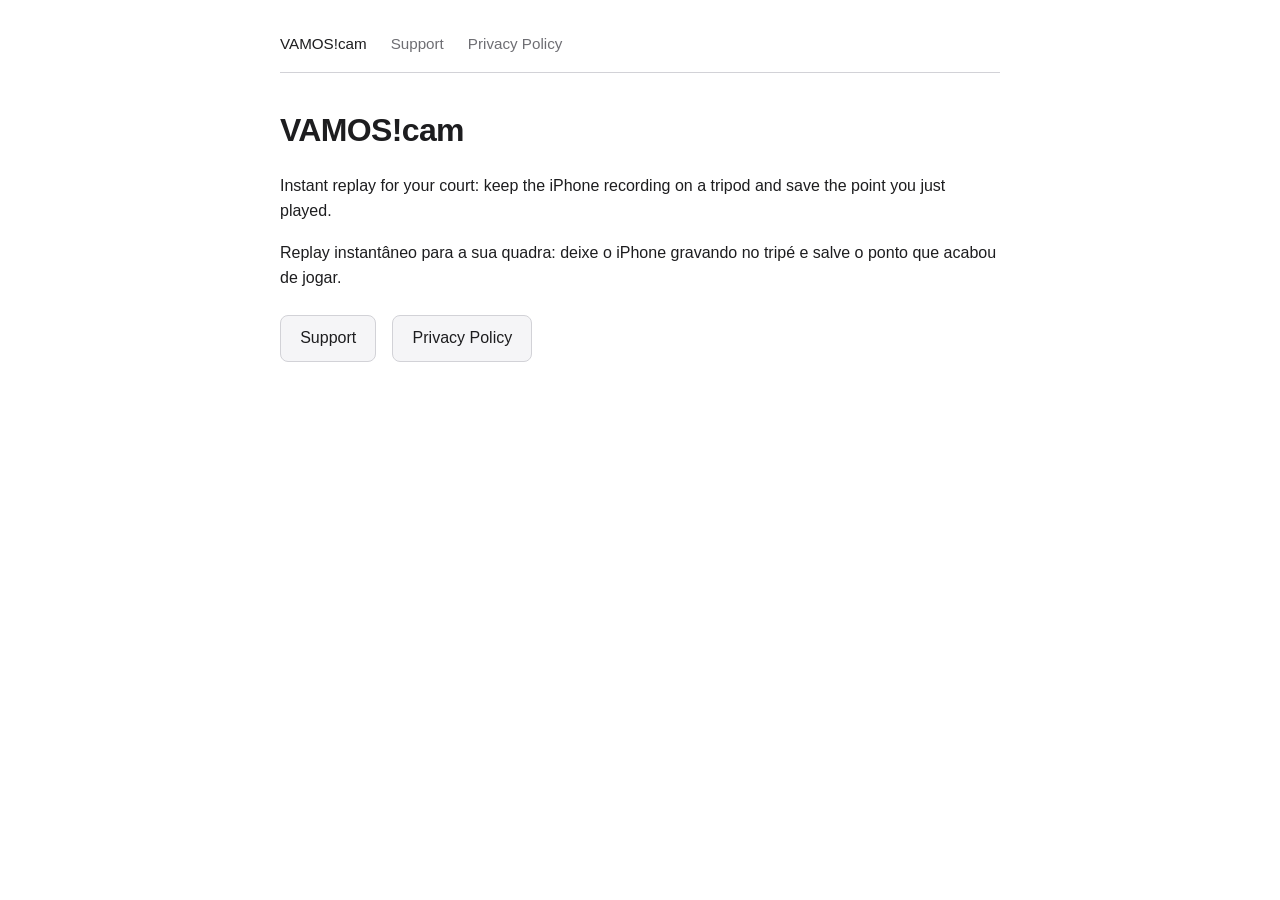
<file: index.html>
<!DOCTYPE html>
<html lang="en">
<head>
  <meta charset="UTF-8">
  <meta name="viewport" content="width=device-width, initial-scale=1.0">
  <title>VAMOS!cam</title>
  <link rel="stylesheet" href="style.css">
</head>
<body>
  <nav>
    <a href="index.html" class="active">VAMOS!cam</a>
    <a href="support.html">Support</a>
    <a href="privacy.html">Privacy Policy</a>
  </nav>

  <main>
    <h1>VAMOS!cam</h1>
    <p>Instant replay for your court: keep the iPhone recording on a tripod and save the point you just played.</p>
    <p lang="pt-BR">Replay instantâneo para a sua quadra: deixe o iPhone gravando no tripé e salve o ponto que acabou de jogar.</p>

    <ul class="hero-links">
      <li><a href="support.html">Support</a></li>
      <li><a href="privacy.html">Privacy Policy</a></li>
    </ul>
  </main>
</body>
</html>
</file>
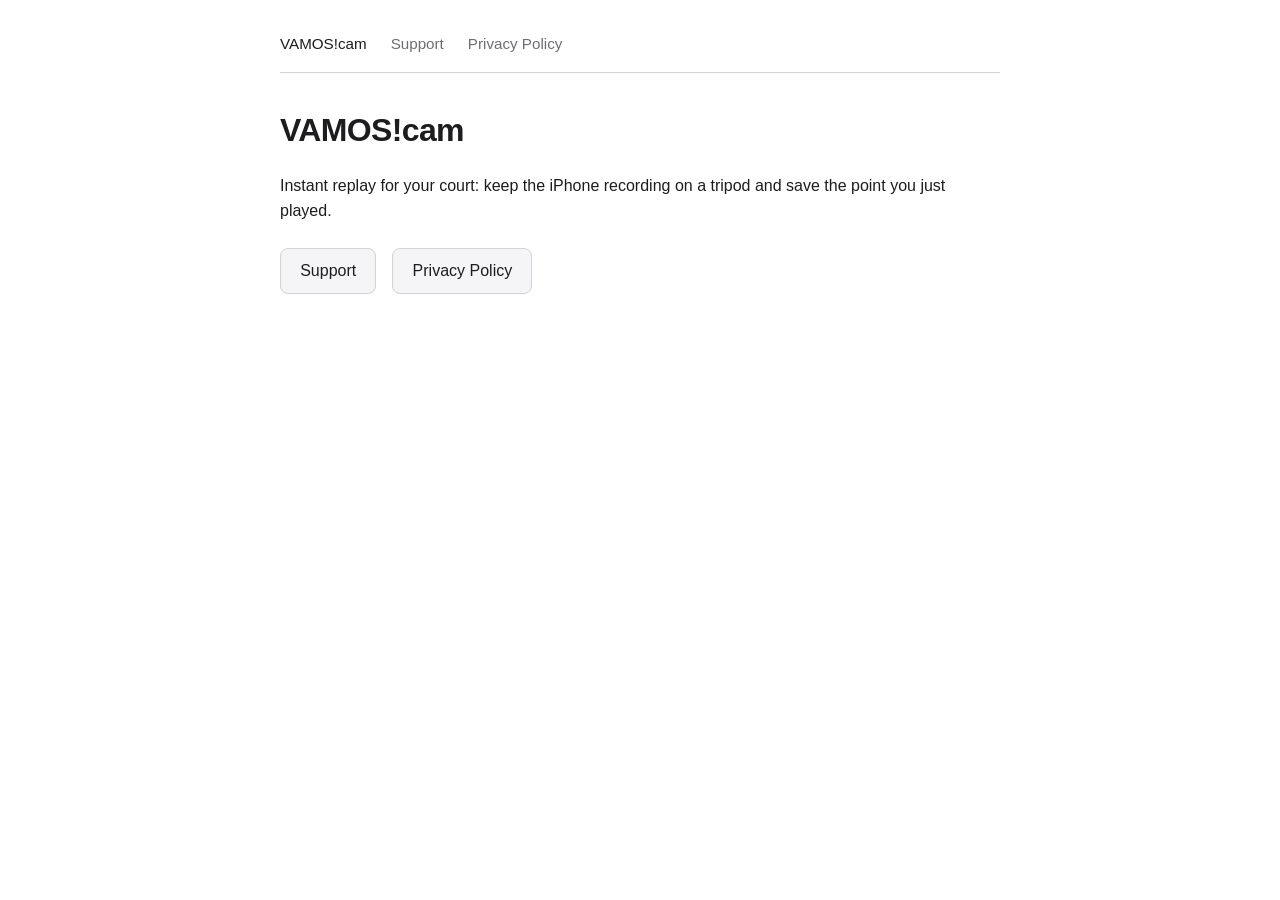
<file:  index.html>
<!DOCTYPE html>
<html lang="en">
<head>
  <meta charset="UTF-8">
  <meta name="viewport" content="width=device-width, initial-scale=1.0">
  <title>VAMOS!cam</title>
  <link rel="stylesheet" href="style.css">
</head>
<body>
  <nav>
    <a href="index.html" class="active">VAMOS!cam</a>
    <a href="support.html">Support</a>
    <a href="privacy.html">Privacy Policy</a>
  </nav>

  <main>
    <h1>VAMOS!cam</h1>
    <p>Instant replay for your court: keep the iPhone recording on a tripod and save the point you just played.</p>

    <ul class="hero-links">
      <li><a href="support.html">Support</a></li>
      <li><a href="privacy.html">Privacy Policy</a></li>
    </ul>
  </main>
</body>
</html>
</file>
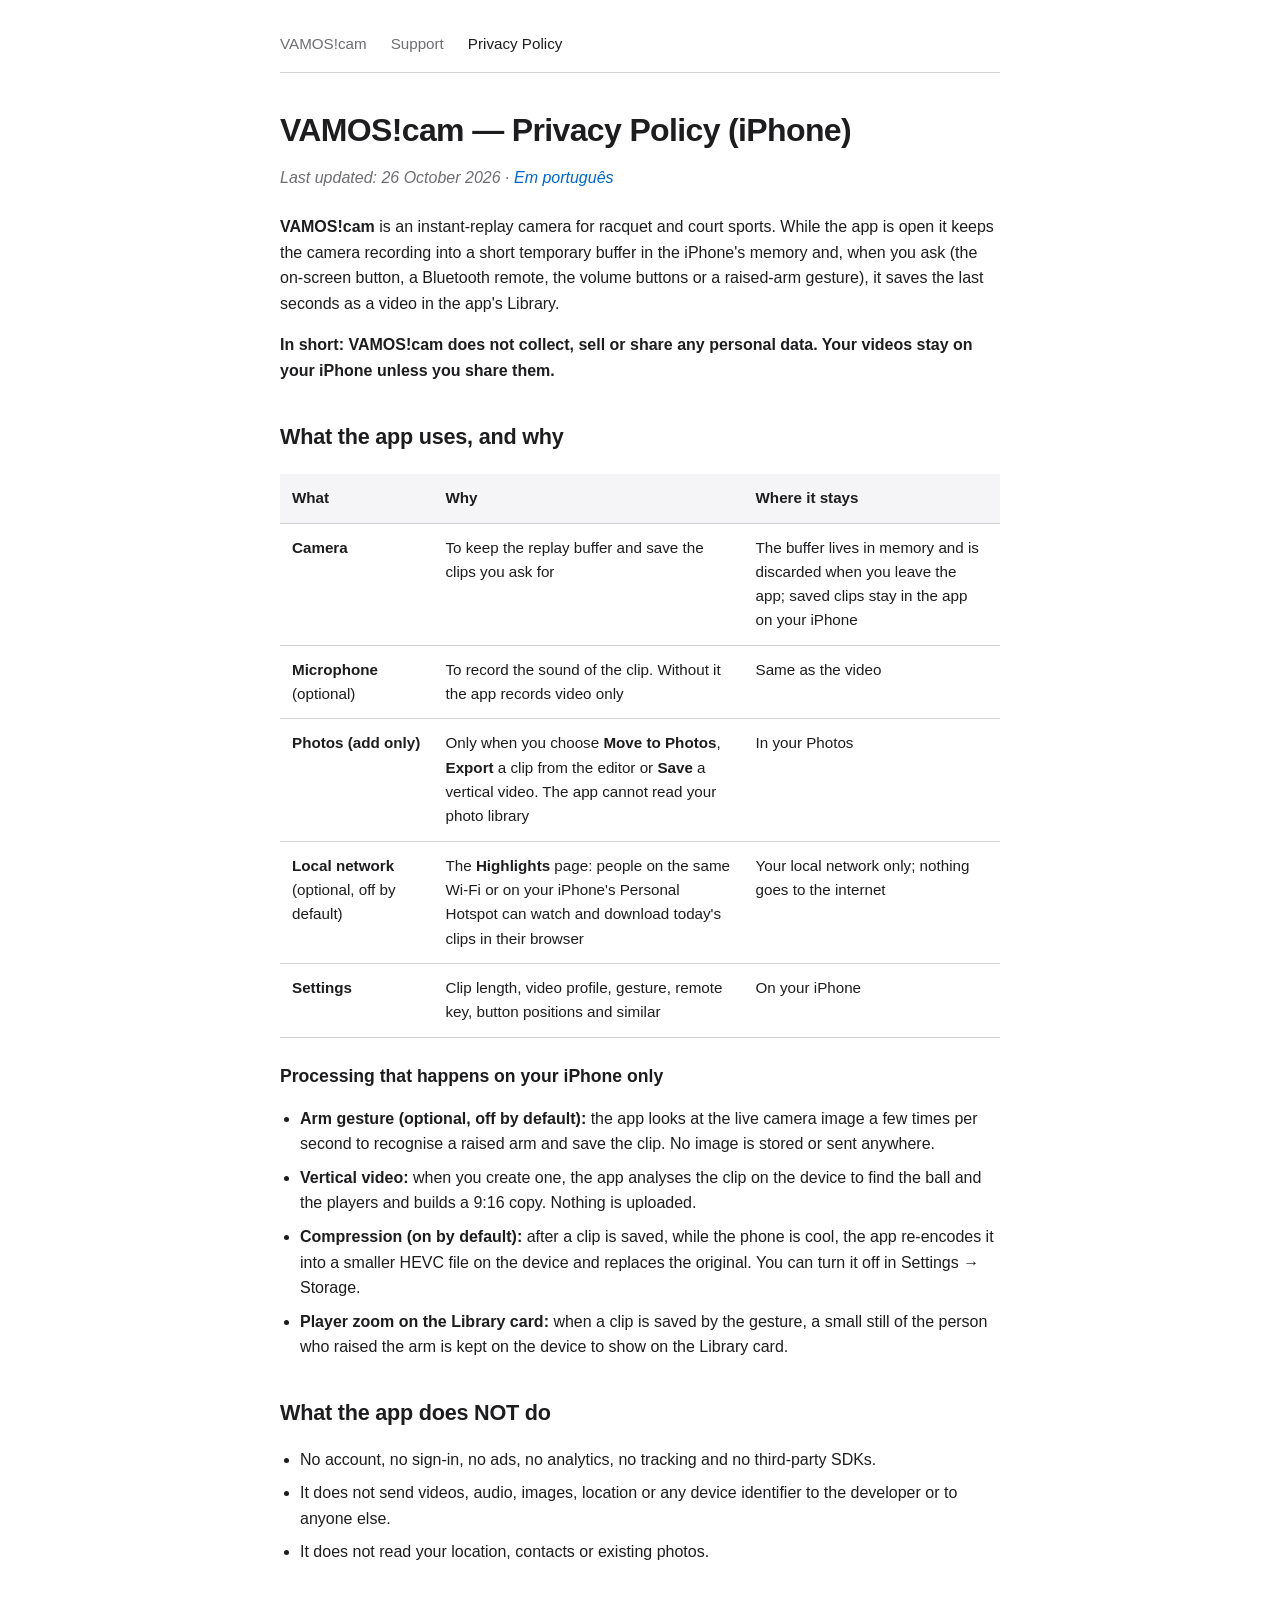
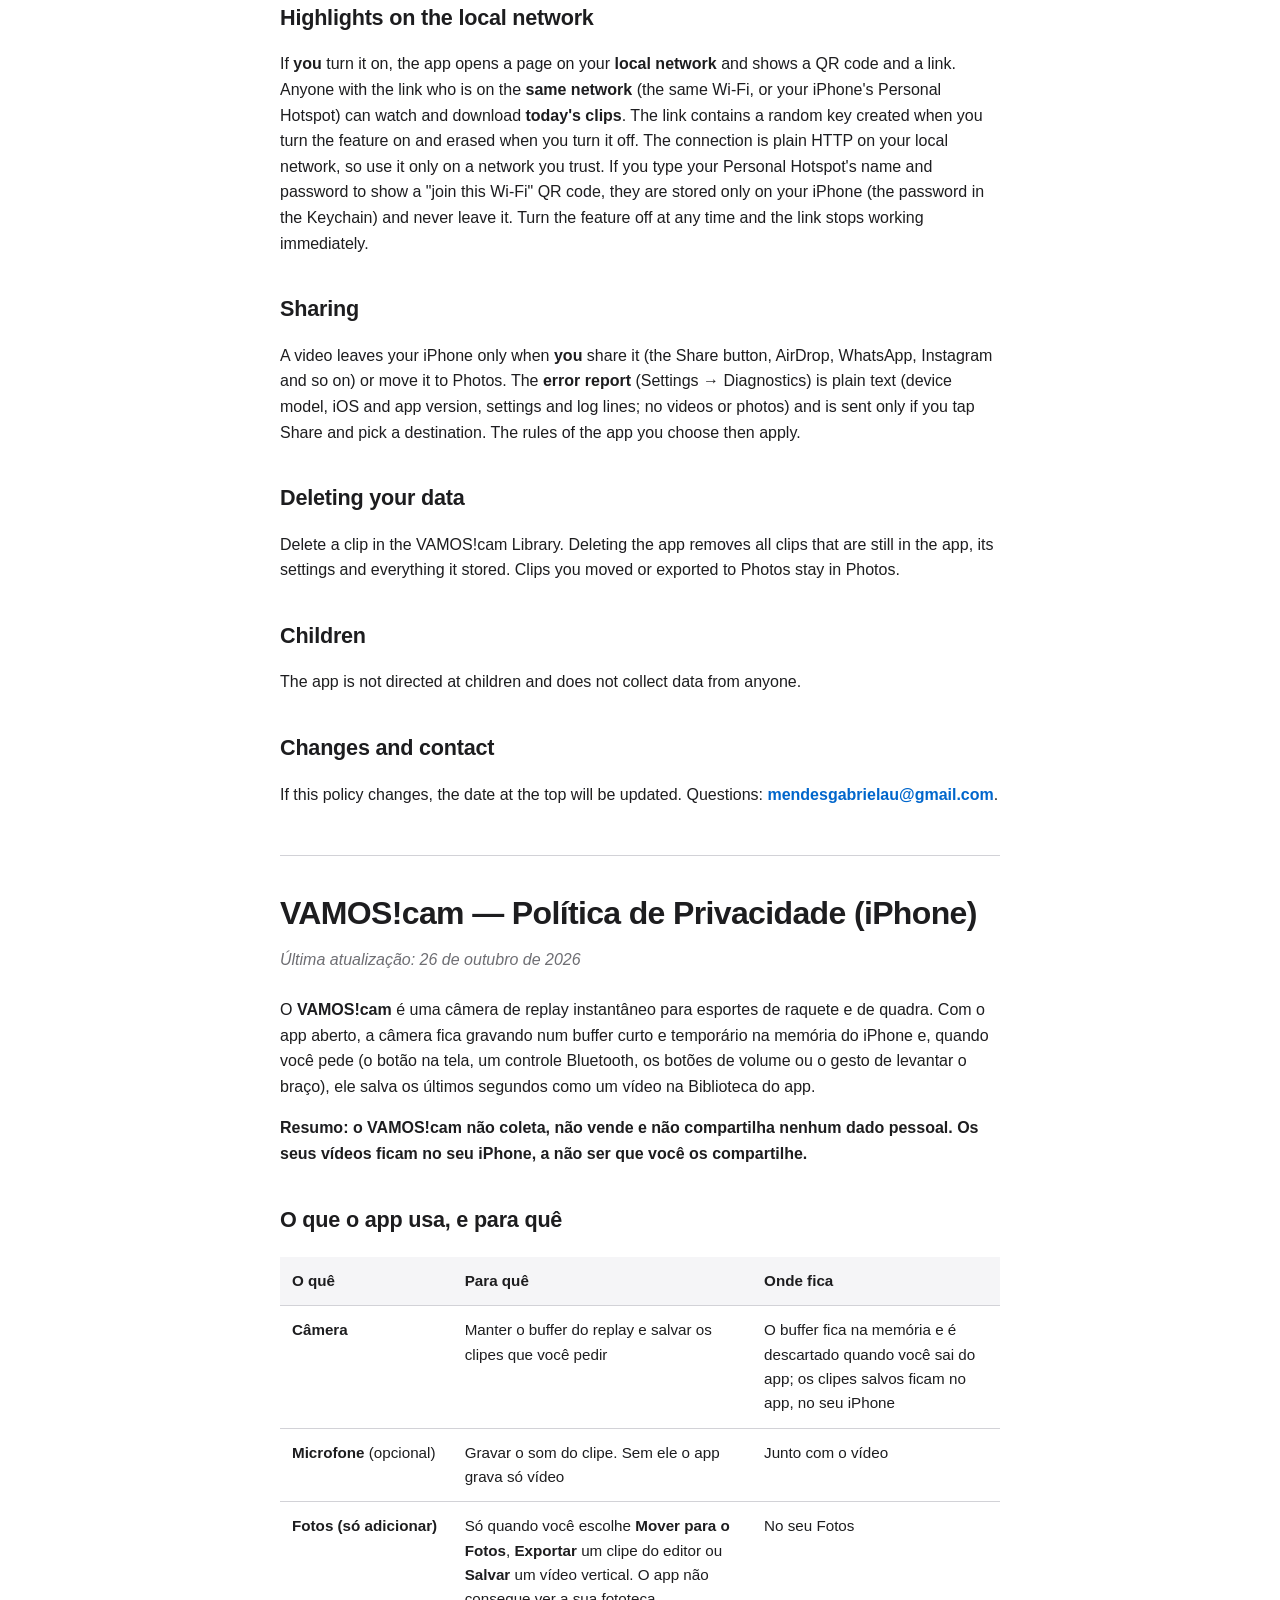
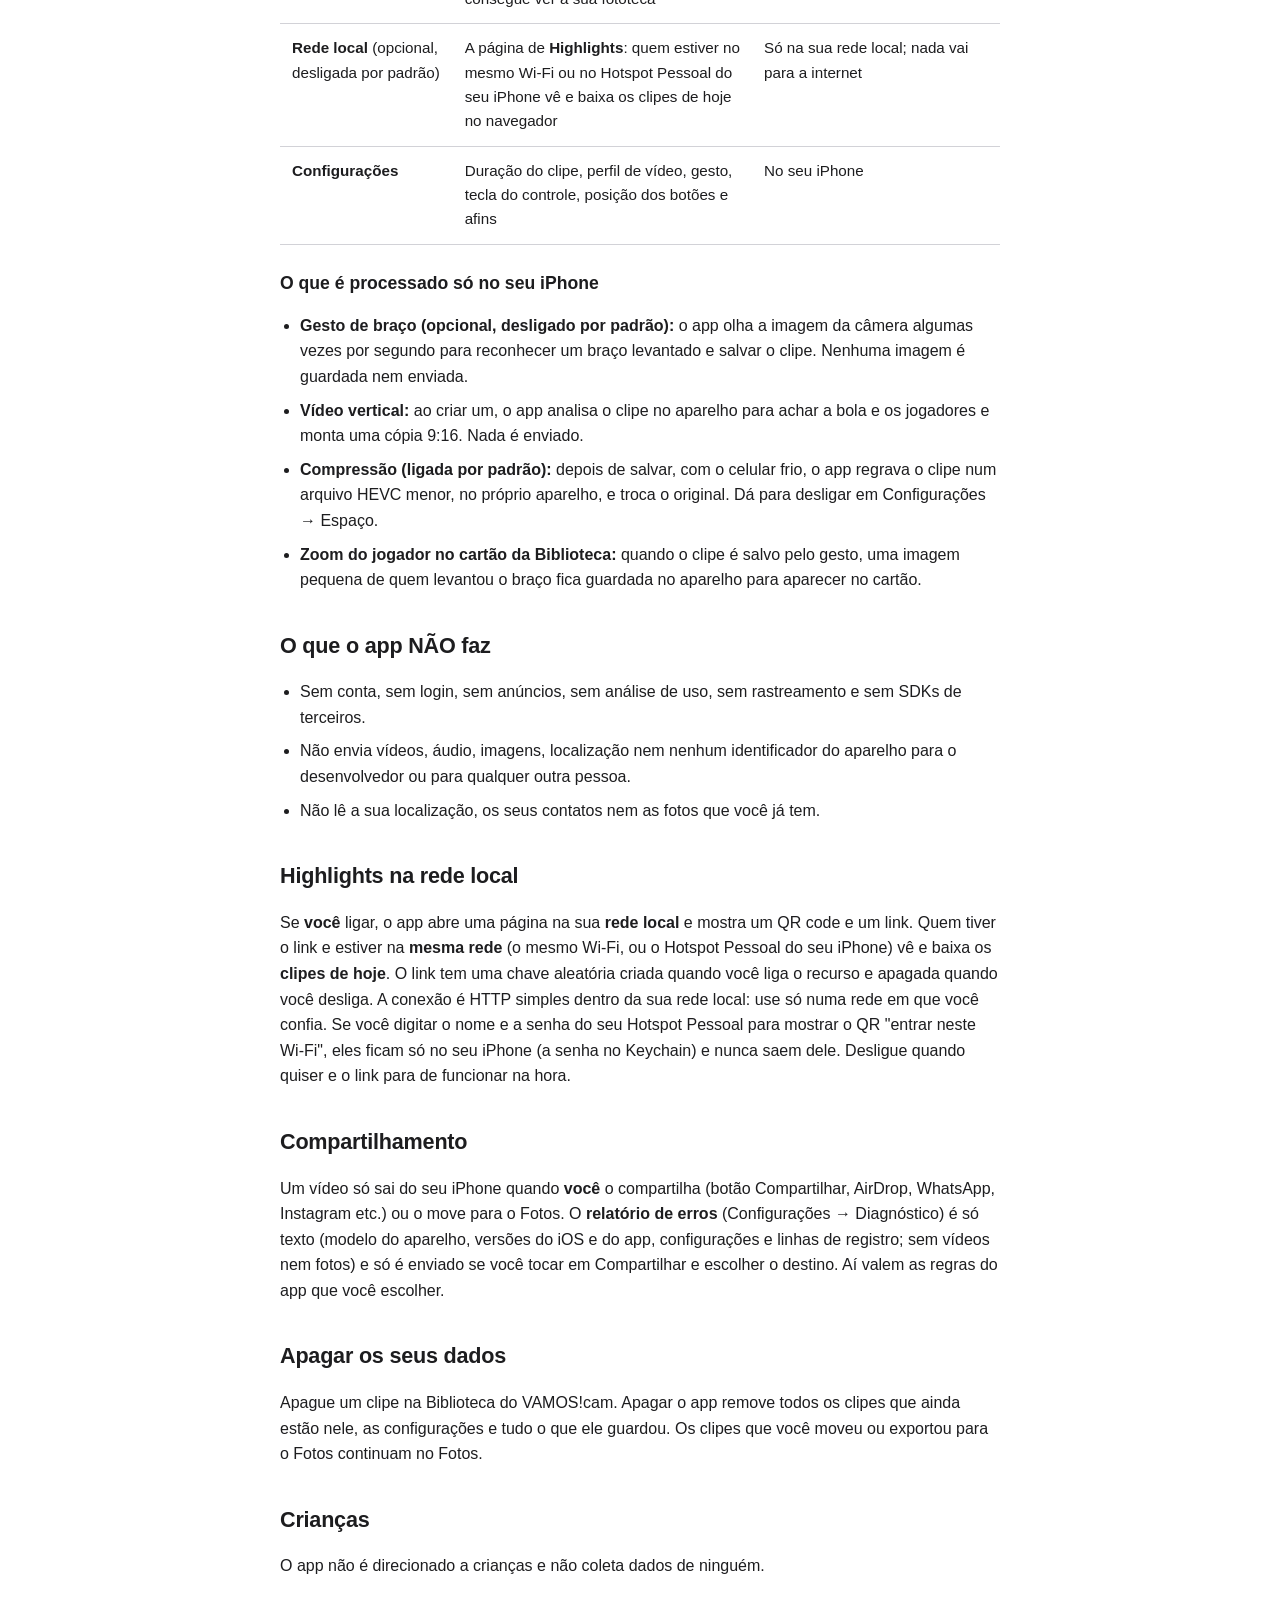
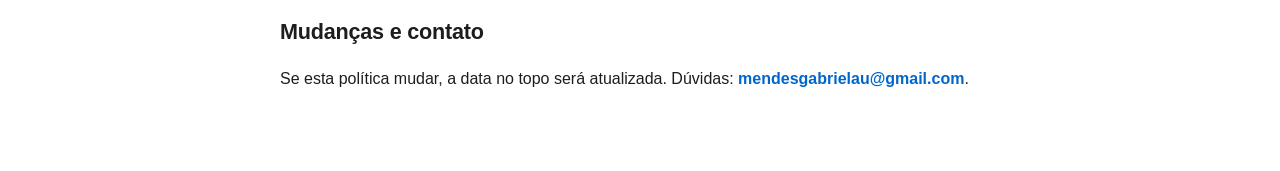
<file: privacy.html>
<!DOCTYPE html>
<html lang="en">
<head>
  <meta charset="UTF-8">
  <meta name="viewport" content="width=device-width, initial-scale=1.0">
  <title>VAMOS!cam — Privacy Policy</title>
  <link rel="stylesheet" href="style.css">
</head>
<body>
  <nav>
    <a href="index.html">VAMOS!cam</a>
    <a href="support.html">Support</a>
    <a href="privacy.html" class="active">Privacy Policy</a>
  </nav>

  <main>
    <h1>VAMOS!cam — Privacy Policy (iPhone)</h1>
    <p class="meta">Last updated: 26 October 2026 · <a href="#pt-br" lang="pt-BR">Em português</a></p>

    <p><strong>VAMOS!cam</strong> is an instant-replay camera for racquet and court sports. While the app is open it keeps the camera recording into a short temporary buffer in the iPhone's memory and, when you ask (the on-screen button, a Bluetooth remote, the volume buttons or a raised-arm gesture), it saves the last seconds as a video in the app's Library.</p>

    <p><strong>In short: VAMOS!cam does not collect, sell or share any personal data. Your videos stay on your iPhone unless you share them.</strong></p>

    <h2>What the app uses, and why</h2>
    <div class="table-wrapper">
      <table>
        <thead>
          <tr>
            <th>What</th>
            <th>Why</th>
            <th>Where it stays</th>
          </tr>
        </thead>
        <tbody>
          <tr>
            <td><strong>Camera</strong></td>
            <td>To keep the replay buffer and save the clips you ask for</td>
            <td>The buffer lives in memory and is discarded when you leave the app; saved clips stay in the app on your iPhone</td>
          </tr>
          <tr>
            <td><strong>Microphone</strong> (optional)</td>
            <td>To record the sound of the clip. Without it the app records video only</td>
            <td>Same as the video</td>
          </tr>
          <tr>
            <td><strong>Photos (add only)</strong></td>
            <td>Only when you choose <strong>Move to Photos</strong>, <strong>Export</strong> a clip from the editor or <strong>Save</strong> a vertical video. The app cannot read your photo library</td>
            <td>In your Photos</td>
          </tr>
          <tr>
            <td><strong>Local network</strong> (optional, off by default)</td>
            <td>The <strong>Highlights</strong> page: people on the same Wi-Fi or on your iPhone's Personal Hotspot can watch and download today's clips in their browser</td>
            <td>Your local network only; nothing goes to the internet</td>
          </tr>
          <tr>
            <td><strong>Settings</strong></td>
            <td>Clip length, video profile, gesture, remote key, button positions and similar</td>
            <td>On your iPhone</td>
          </tr>
        </tbody>
      </table>
    </div>

    <h3>Processing that happens on your iPhone only</h3>
    <ul>
      <li><strong>Arm gesture (optional, off by default):</strong> the app looks at the live camera image a few times per second to recognise a raised arm and save the clip. No image is stored or sent anywhere.</li>
      <li><strong>Vertical video:</strong> when you create one, the app analyses the clip on the device to find the ball and the players and builds a 9:16 copy. Nothing is uploaded.</li>
      <li><strong>Compression (on by default):</strong> after a clip is saved, while the phone is cool, the app re-encodes it into a smaller HEVC file on the device and replaces the original. You can turn it off in Settings → Storage.</li>
      <li><strong>Player zoom on the Library card:</strong> when a clip is saved by the gesture, a small still of the person who raised the arm is kept on the device to show on the Library card.</li>
    </ul>

    <h2>What the app does NOT do</h2>
    <ul>
      <li>No account, no sign-in, no ads, no analytics, no tracking and no third-party SDKs.</li>
      <li>It does not send videos, audio, images, location or any device identifier to the developer or to anyone else.</li>
      <li>It does not read your location, contacts or existing photos.</li>
    </ul>

    <h2>Highlights on the local network</h2>
    <p>If <strong>you</strong> turn it on, the app opens a page on your <strong>local network</strong> and shows a QR code and a link. Anyone with the link who is on the <strong>same network</strong> (the same Wi-Fi, or your iPhone's Personal Hotspot) can watch and download <strong>today's clips</strong>. The link contains a random key created when you turn the feature on and erased when you turn it off. The connection is plain HTTP on your local network, so use it only on a network you trust. If you type your Personal Hotspot's name and password to show a "join this Wi-Fi" QR code, they are stored only on your iPhone (the password in the Keychain) and never leave it. Turn the feature off at any time and the link stops working immediately.</p>

    <h2>Sharing</h2>
    <p>A video leaves your iPhone only when <strong>you</strong> share it (the Share button, AirDrop, WhatsApp, Instagram and so on) or move it to Photos. The <strong>error report</strong> (Settings → Diagnostics) is plain text (device model, iOS and app version, settings and log lines; no videos or photos) and is sent only if you tap Share and pick a destination. The rules of the app you choose then apply.</p>

    <h2>Deleting your data</h2>
    <p>Delete a clip in the VAMOS!cam Library. Deleting the app removes all clips that are still in the app, its settings and everything it stored. Clips you moved or exported to Photos stay in Photos.</p>

    <h2>Children</h2>
    <p>The app is not directed at children and does not collect data from anyone.</p>

    <h2>Changes and contact</h2>
    <p>If this policy changes, the date at the top will be updated. Questions: <strong><a href="mailto:mendesgabrielau@gmail.com">mendesgabrielau@gmail.com</a></strong>.</p>

    <hr>

    <section id="pt-br" lang="pt-BR">
      <h1>VAMOS!cam — Política de Privacidade (iPhone)</h1>
      <p class="meta">Última atualização: 26 de outubro de 2026</p>

      <p>O <strong>VAMOS!cam</strong> é uma câmera de replay instantâneo para esportes de raquete e de quadra. Com o app aberto, a câmera fica gravando num buffer curto e temporário na memória do iPhone e, quando você pede (o botão na tela, um controle Bluetooth, os botões de volume ou o gesto de levantar o braço), ele salva os últimos segundos como um vídeo na Biblioteca do app.</p>

      <p><strong>Resumo: o VAMOS!cam não coleta, não vende e não compartilha nenhum dado pessoal. Os seus vídeos ficam no seu iPhone, a não ser que você os compartilhe.</strong></p>

      <h2>O que o app usa, e para quê</h2>
      <div class="table-wrapper">
        <table>
          <thead>
            <tr>
              <th>O quê</th>
              <th>Para quê</th>
              <th>Onde fica</th>
            </tr>
          </thead>
          <tbody>
            <tr>
              <td><strong>Câmera</strong></td>
              <td>Manter o buffer do replay e salvar os clipes que você pedir</td>
              <td>O buffer fica na memória e é descartado quando você sai do app; os clipes salvos ficam no app, no seu iPhone</td>
            </tr>
            <tr>
              <td><strong>Microfone</strong> (opcional)</td>
              <td>Gravar o som do clipe. Sem ele o app grava só vídeo</td>
              <td>Junto com o vídeo</td>
            </tr>
            <tr>
              <td><strong>Fotos (só adicionar)</strong></td>
              <td>Só quando você escolhe <strong>Mover para o Fotos</strong>, <strong>Exportar</strong> um clipe do editor ou <strong>Salvar</strong> um vídeo vertical. O app não consegue ver a sua fototeca</td>
              <td>No seu Fotos</td>
            </tr>
            <tr>
              <td><strong>Rede local</strong> (opcional, desligada por padrão)</td>
              <td>A página de <strong>Highlights</strong>: quem estiver no mesmo Wi-Fi ou no Hotspot Pessoal do seu iPhone vê e baixa os clipes de hoje no navegador</td>
              <td>Só na sua rede local; nada vai para a internet</td>
            </tr>
            <tr>
              <td><strong>Configurações</strong></td>
              <td>Duração do clipe, perfil de vídeo, gesto, tecla do controle, posição dos botões e afins</td>
              <td>No seu iPhone</td>
            </tr>
          </tbody>
        </table>
      </div>

      <h3>O que é processado só no seu iPhone</h3>
      <ul>
        <li><strong>Gesto de braço (opcional, desligado por padrão):</strong> o app olha a imagem da câmera algumas vezes por segundo para reconhecer um braço levantado e salvar o clipe. Nenhuma imagem é guardada nem enviada.</li>
        <li><strong>Vídeo vertical:</strong> ao criar um, o app analisa o clipe no aparelho para achar a bola e os jogadores e monta uma cópia 9:16. Nada é enviado.</li>
        <li><strong>Compressão (ligada por padrão):</strong> depois de salvar, com o celular frio, o app regrava o clipe num arquivo HEVC menor, no próprio aparelho, e troca o original. Dá para desligar em Configurações → Espaço.</li>
        <li><strong>Zoom do jogador no cartão da Biblioteca:</strong> quando o clipe é salvo pelo gesto, uma imagem pequena de quem levantou o braço fica guardada no aparelho para aparecer no cartão.</li>
      </ul>

      <h2>O que o app NÃO faz</h2>
      <ul>
        <li>Sem conta, sem login, sem anúncios, sem análise de uso, sem rastreamento e sem SDKs de terceiros.</li>
        <li>Não envia vídeos, áudio, imagens, localização nem nenhum identificador do aparelho para o desenvolvedor ou para qualquer outra pessoa.</li>
        <li>Não lê a sua localização, os seus contatos nem as fotos que você já tem.</li>
      </ul>

      <h2>Highlights na rede local</h2>
      <p>Se <strong>você</strong> ligar, o app abre uma página na sua <strong>rede local</strong> e mostra um QR code e um link. Quem tiver o link e estiver na <strong>mesma rede</strong> (o mesmo Wi-Fi, ou o Hotspot Pessoal do seu iPhone) vê e baixa os <strong>clipes de hoje</strong>. O link tem uma chave aleatória criada quando você liga o recurso e apagada quando você desliga. A conexão é HTTP simples dentro da sua rede local: use só numa rede em que você confia. Se você digitar o nome e a senha do seu Hotspot Pessoal para mostrar o QR "entrar neste Wi-Fi", eles ficam só no seu iPhone (a senha no Keychain) e nunca saem dele. Desligue quando quiser e o link para de funcionar na hora.</p>

      <h2>Compartilhamento</h2>
      <p>Um vídeo só sai do seu iPhone quando <strong>você</strong> o compartilha (botão Compartilhar, AirDrop, WhatsApp, Instagram etc.) ou o move para o Fotos. O <strong>relatório de erros</strong> (Configurações → Diagnóstico) é só texto (modelo do aparelho, versões do iOS e do app, configurações e linhas de registro; sem vídeos nem fotos) e só é enviado se você tocar em Compartilhar e escolher o destino. Aí valem as regras do app que você escolher.</p>

      <h2>Apagar os seus dados</h2>
      <p>Apague um clipe na Biblioteca do VAMOS!cam. Apagar o app remove todos os clipes que ainda estão nele, as configurações e tudo o que ele guardou. Os clipes que você moveu ou exportou para o Fotos continuam no Fotos.</p>

      <h2>Crianças</h2>
      <p>O app não é direcionado a crianças e não coleta dados de ninguém.</p>

      <h2>Mudanças e contato</h2>
      <p>Se esta política mudar, a data no topo será atualizada. Dúvidas: <strong><a href="mailto:mendesgabrielau@gmail.com">mendesgabrielau@gmail.com</a></strong>.</p>
    </section>
  </main>
</body>
</html>
</file>
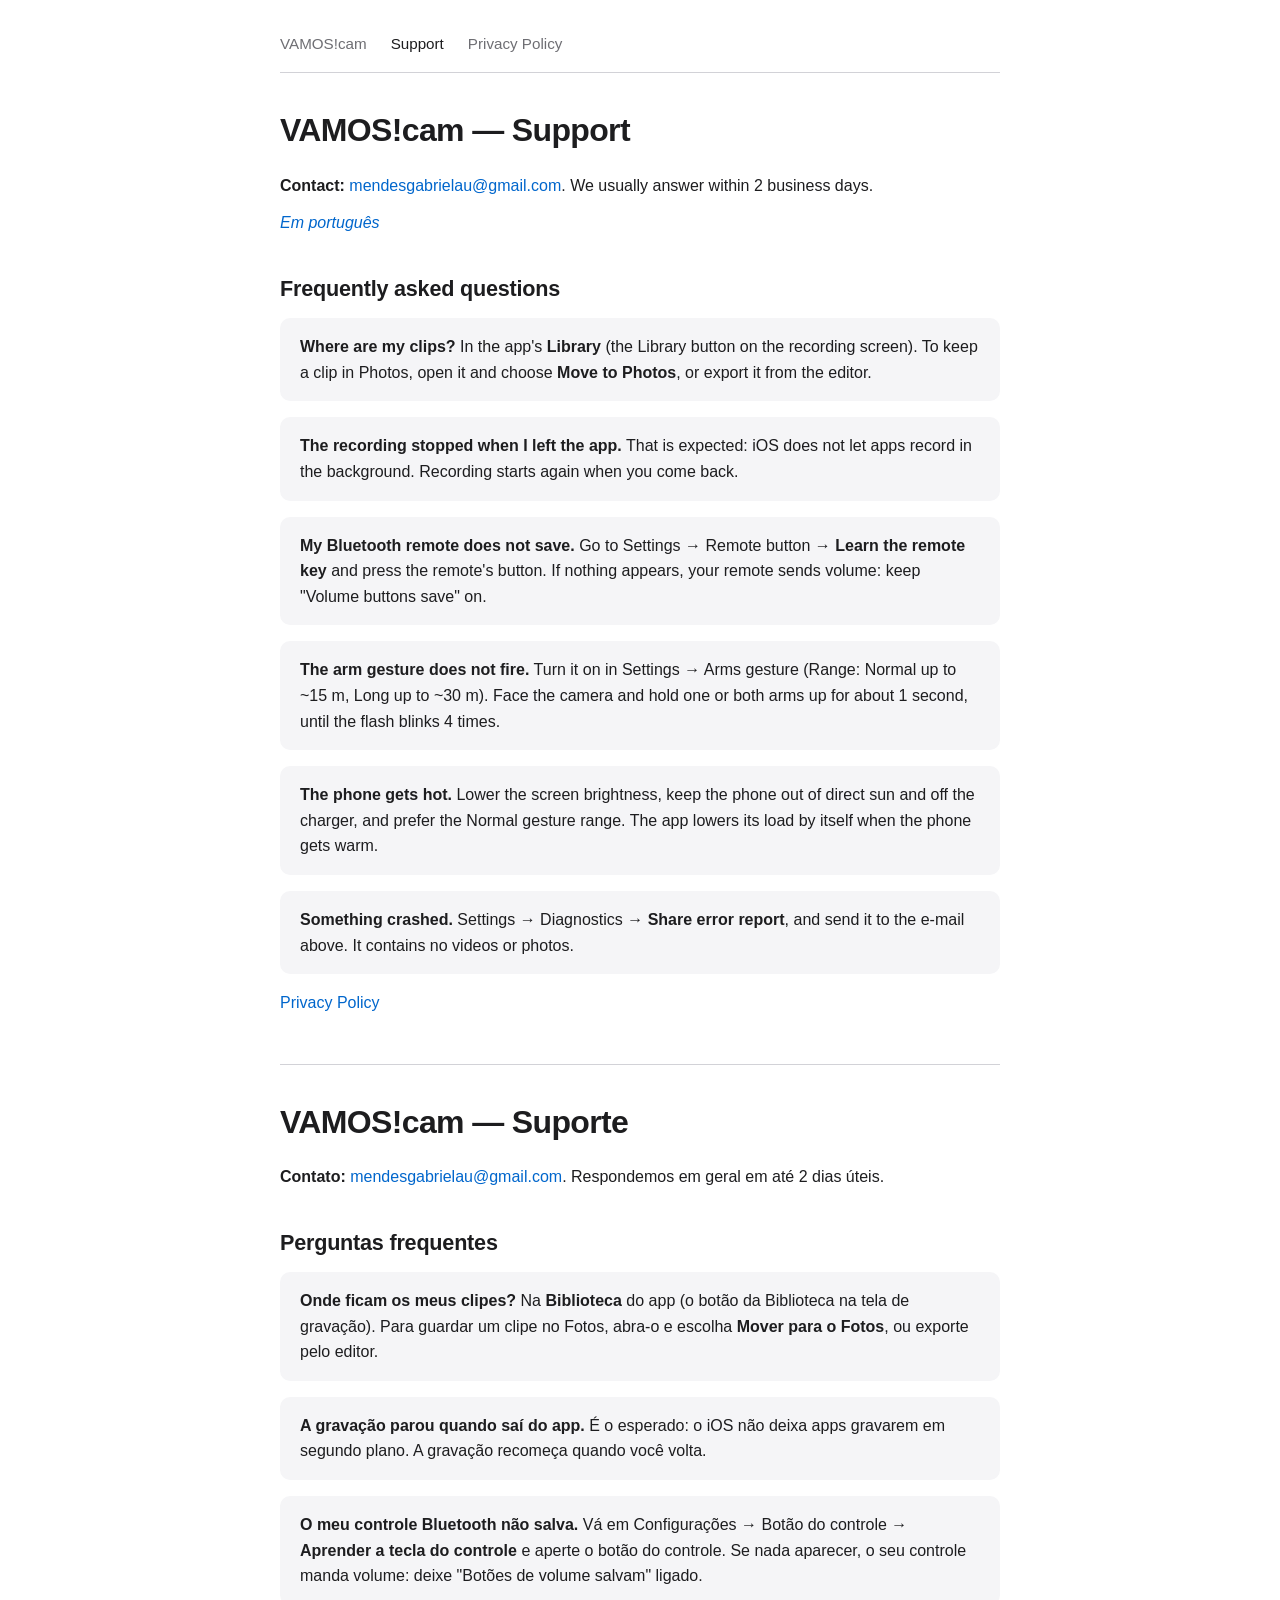
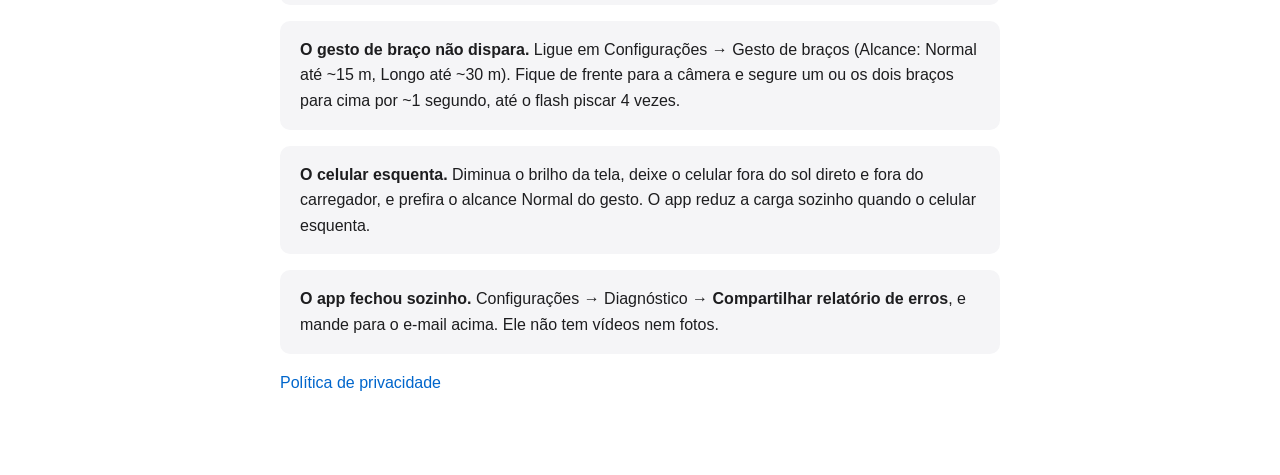
<file: support.html>
<!DOCTYPE html>
<html lang="en">
<head>
  <meta charset="UTF-8">
  <meta name="viewport" content="width=device-width, initial-scale=1.0">
  <title>VAMOS!cam — Support</title>
  <link rel="stylesheet" href="style.css">
</head>
<body>
  <nav>
    <a href="index.html">VAMOS!cam</a>
    <a href="support.html" class="active">Support</a>
    <a href="privacy.html">Privacy Policy</a>
  </nav>

  <main>
    <h1>VAMOS!cam — Support</h1>
    <p><strong>Contact:</strong> <a href="mailto:mendesgabrielau@gmail.com">mendesgabrielau@gmail.com</a>. We usually answer within 2 business days.</p>
    <p class="meta"><a href="#pt-br" lang="pt-BR">Em português</a></p>

    <h2>Frequently asked questions</h2>

    <div class="faq-item">
      <p><strong>Where are my clips?</strong> In the app's <strong>Library</strong> (the Library button on the recording screen). To keep a clip in Photos, open it and choose <strong>Move to Photos</strong>, or export it from the editor.</p>
    </div>

    <div class="faq-item">
      <p><strong>The recording stopped when I left the app.</strong> That is expected: iOS does not let apps record in the background. Recording starts again when you come back.</p>
    </div>

    <div class="faq-item">
      <p><strong>My Bluetooth remote does not save.</strong> Go to Settings → Remote button → <strong>Learn the remote key</strong> and press the remote's button. If nothing appears, your remote sends volume: keep "Volume buttons save" on.</p>
    </div>

    <div class="faq-item">
      <p><strong>The arm gesture does not fire.</strong> Turn it on in Settings → Arms gesture (Range: Normal up to ~15 m, Long up to ~30 m). Face the camera and hold one or both arms up for about 1 second, until the flash blinks 4 times.</p>
    </div>

    <div class="faq-item">
      <p><strong>The phone gets hot.</strong> Lower the screen brightness, keep the phone out of direct sun and off the charger, and prefer the Normal gesture range. The app lowers its load by itself when the phone gets warm.</p>
    </div>

    <div class="faq-item">
      <p><strong>Something crashed.</strong> Settings → Diagnostics → <strong>Share error report</strong>, and send it to the e-mail above. It contains no videos or photos.</p>
    </div>

    <p><a href="privacy.html">Privacy Policy</a></p>

    <hr>

    <section id="pt-br" lang="pt-BR">
      <h1>VAMOS!cam — Suporte</h1>
      <p><strong>Contato:</strong> <a href="mailto:mendesgabrielau@gmail.com">mendesgabrielau@gmail.com</a>. Respondemos em geral em até 2 dias úteis.</p>

      <h2>Perguntas frequentes</h2>

      <div class="faq-item">
        <p><strong>Onde ficam os meus clipes?</strong> Na <strong>Biblioteca</strong> do app (o botão da Biblioteca na tela de gravação). Para guardar um clipe no Fotos, abra-o e escolha <strong>Mover para o Fotos</strong>, ou exporte pelo editor.</p>
      </div>

      <div class="faq-item">
        <p><strong>A gravação parou quando saí do app.</strong> É o esperado: o iOS não deixa apps gravarem em segundo plano. A gravação recomeça quando você volta.</p>
      </div>

      <div class="faq-item">
        <p><strong>O meu controle Bluetooth não salva.</strong> Vá em Configurações → Botão do controle → <strong>Aprender a tecla do controle</strong> e aperte o botão do controle. Se nada aparecer, o seu controle manda volume: deixe "Botões de volume salvam" ligado.</p>
      </div>

      <div class="faq-item">
        <p><strong>O gesto de braço não dispara.</strong> Ligue em Configurações → Gesto de braços (Alcance: Normal até ~15 m, Longo até ~30 m). Fique de frente para a câmera e segure um ou os dois braços para cima por ~1 segundo, até o flash piscar 4 vezes.</p>
      </div>

      <div class="faq-item">
        <p><strong>O celular esquenta.</strong> Diminua o brilho da tela, deixe o celular fora do sol direto e fora do carregador, e prefira o alcance Normal do gesto. O app reduz a carga sozinho quando o celular esquenta.</p>
      </div>

      <div class="faq-item">
        <p><strong>O app fechou sozinho.</strong> Configurações → Diagnóstico → <strong>Compartilhar relatório de erros</strong>, e mande para o e-mail acima. Ele não tem vídeos nem fotos.</p>
      </div>

      <p><a href="privacy.html#pt-br">Política de privacidade</a></p>
    </section>
  </main>
</body>
</html>
</file>
<file: style.css>
:root {
  --bg: #ffffff;
  --text: #1d1d1f;
  --muted: #6e6e73;
  --border: #d2d2d7;
  --accent: #0066cc;
  --card-bg: #f5f5f7;
}

@media (prefers-color-scheme: dark) {
  :root {
    --bg: #000000;
    --text: #f5f5f7;
    --muted: #86868b;
    --border: #38383a;
    --accent: #2997ff;
    --card-bg: #1c1c1e;
  }
}

* {
  box-sizing: border-box;
}

body {
  font-family: -apple-system, BlinkMacSystemFont, "Segoe UI", Roboto, Helvetica, Arial, sans-serif;
  background-color: var(--bg);
  color: var(--text);
  line-height: 1.6;
  max-width: 760px;
  margin: 0 auto;
  padding: 2rem 1.25rem 4rem;
}

nav {
  display: flex;
  gap: 1.5rem;
  padding-bottom: 1rem;
  margin-bottom: 2rem;
  border-bottom: 1px solid var(--border);
  font-size: 0.95rem;
}

nav a {
  color: var(--muted);
  text-decoration: none;
  font-weight: 500;
}

nav a.active,
nav a:hover {
  color: var(--text);
}

h1 {
  font-size: 2rem;
  margin-top: 0;
  margin-bottom: 0.75rem;
  letter-spacing: -0.02em;
}

h2 {
  font-size: 1.35rem;
  margin-top: 2.25rem;
  margin-bottom: 0.75rem;
  letter-spacing: -0.01em;
}

h3 {
  font-size: 1.1rem;
  margin-top: 1.5rem;
  margin-bottom: 0.5rem;
}

p, li {
  font-size: 1rem;
}

ul {
  padding-left: 1.25rem;
}

li {
  margin-bottom: 0.5rem;
}

a {
  color: var(--accent);
  text-decoration: none;
}

a:hover {
  text-decoration: underline;
}

.meta {
  color: var(--muted);
  font-style: italic;
  margin-top: -0.25rem;
  margin-bottom: 1.5rem;
}

.faq-item {
  background-color: var(--card-bg);
  padding: 1rem 1.25rem;
  border-radius: 10px;
  margin-bottom: 1rem;
}

.faq-item p {
  margin: 0;
}

.table-wrapper {
  overflow-x: auto;
  margin: 1.25rem 0;
}

table {
  width: 100%;
  border-collapse: collapse;
  font-size: 0.95rem;
}

th, td {
  text-align: left;
  padding: 0.75rem;
  border-bottom: 1px solid var(--border);
  vertical-align: top;
}

th {
  background-color: var(--card-bg);
  font-weight: 600;
}

.hero-links {
  display: flex;
  gap: 1rem;
  margin-top: 1.5rem;
  list-style: none;
  padding: 0;
}

.hero-links a {
  display: inline-block;
  background-color: var(--card-bg);
  color: var(--text);
  padding: 0.6rem 1.2rem;
  border-radius: 8px;
  font-weight: 500;
  border: 1px solid var(--border);
}

.hero-links a:hover {
  text-decoration: none;
  border-color: var(--accent);
}
hr {
  border: none;
  border-top: 1px solid var(--border);
  margin: 3rem 0 2rem;
}
</file>
